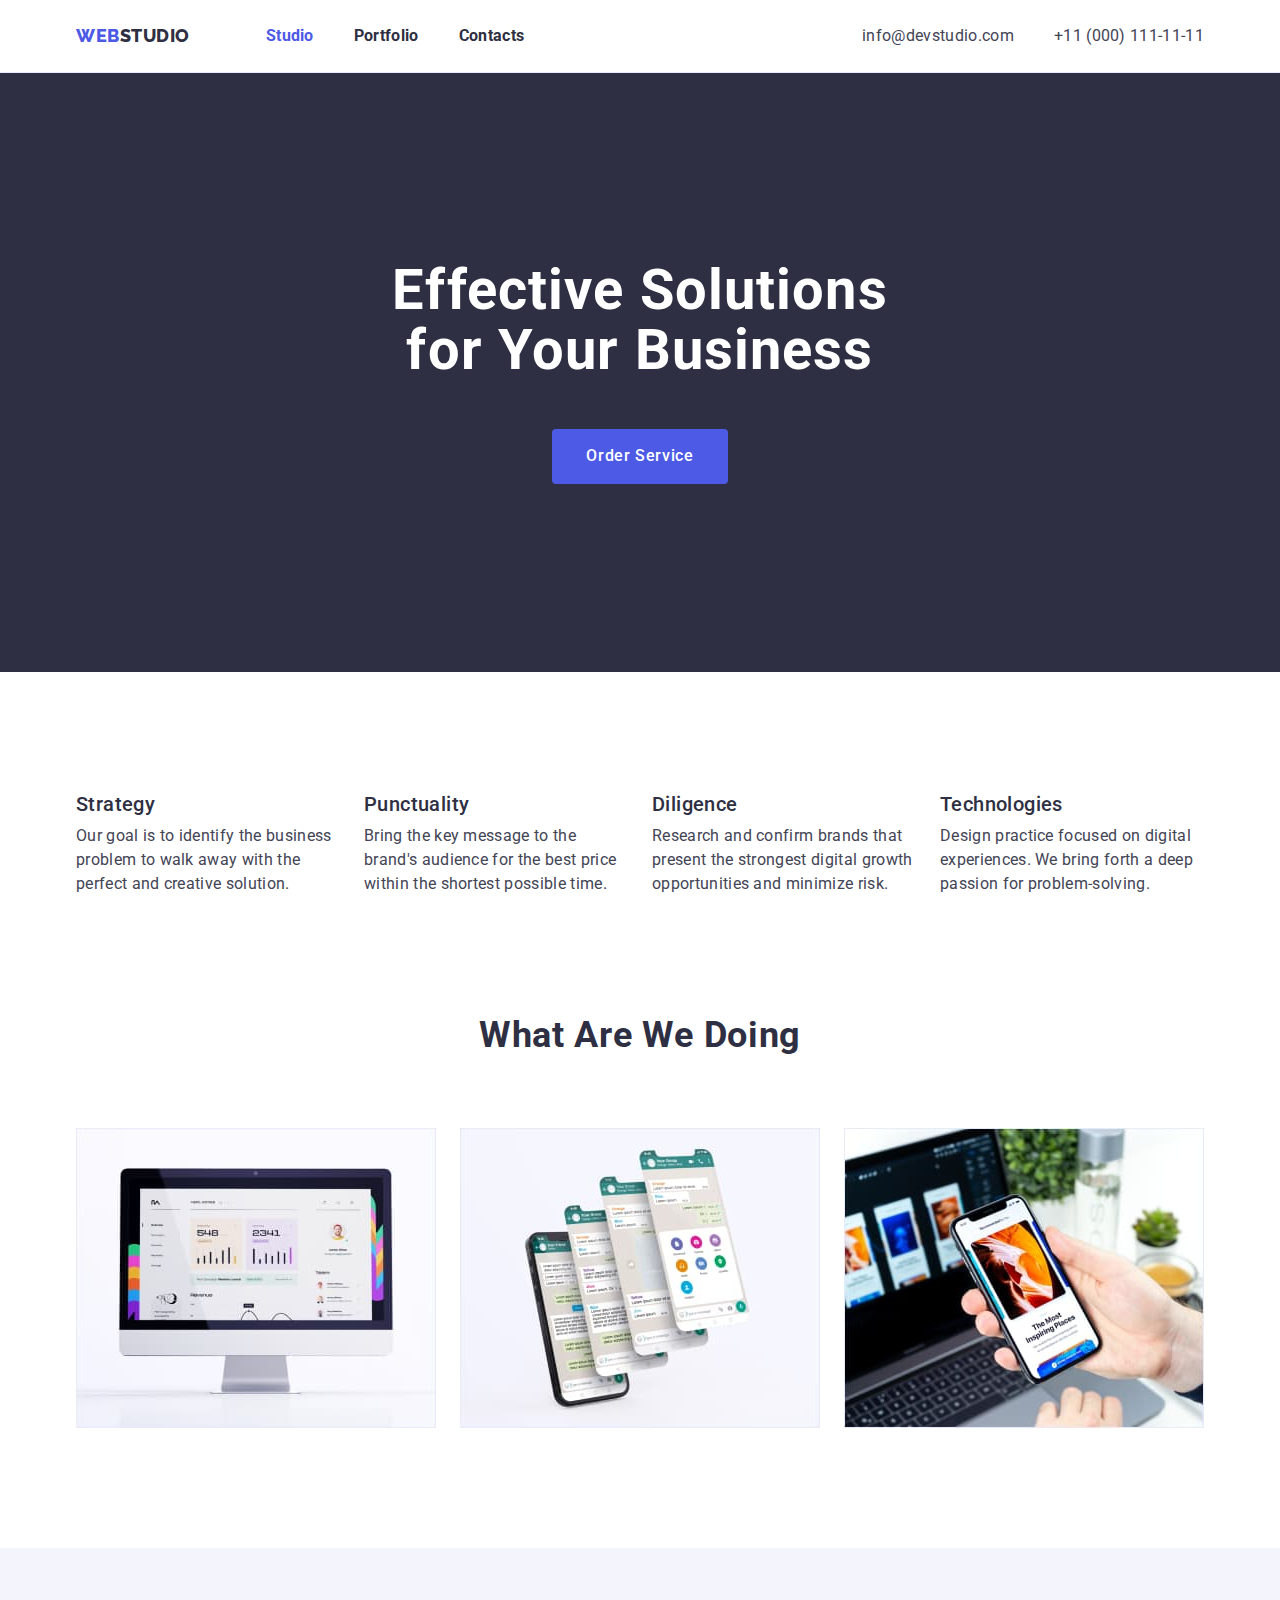
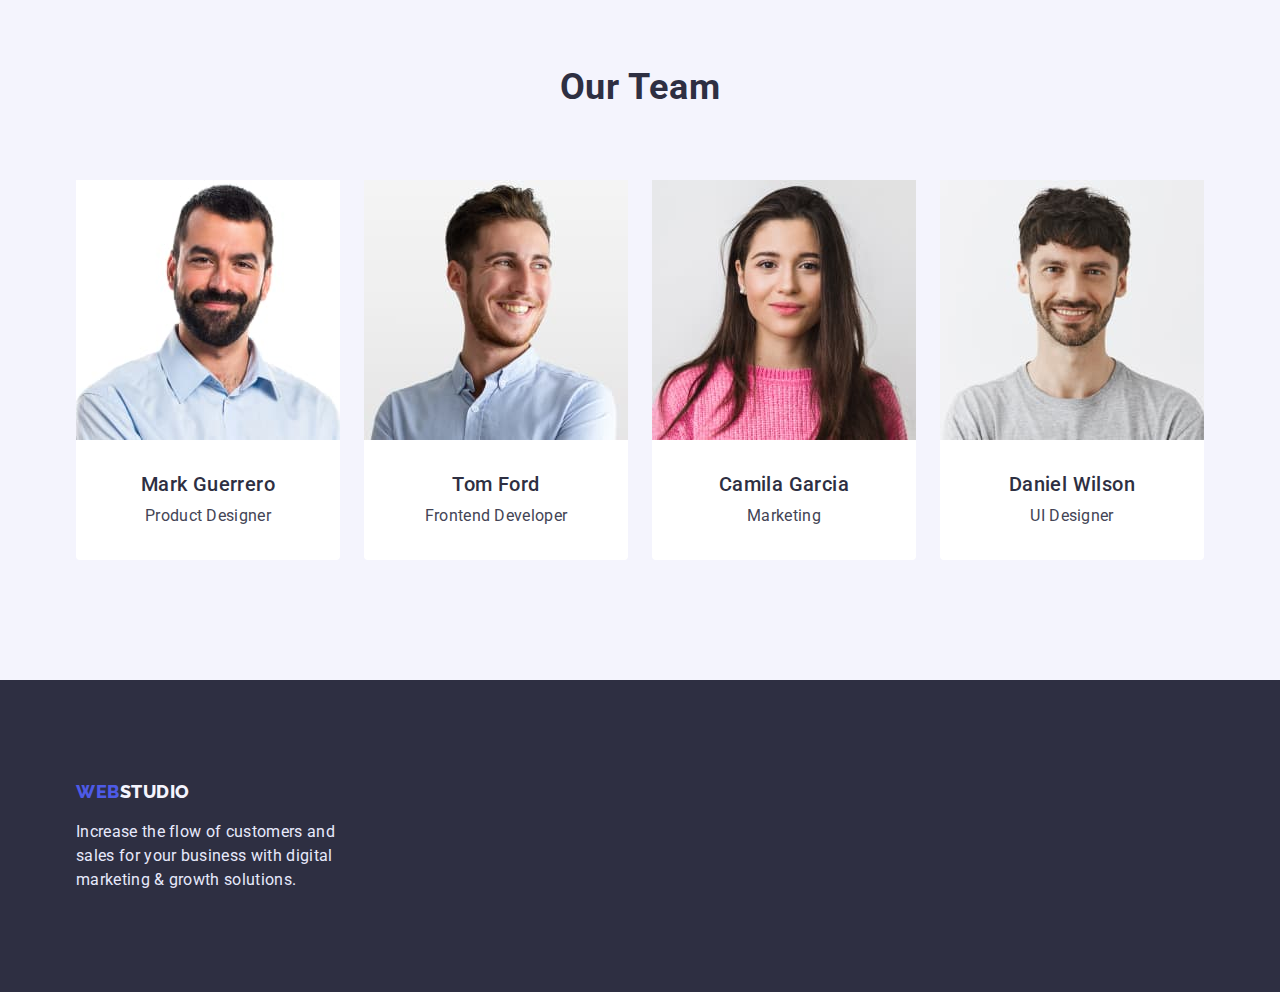
<file: index.html>
<!DOCTYPE html>
<html lang="en">
  <head>
    <meta charset="UTF-8" />
    <meta http-equiv="X-UA-Compatible" content="IE=edge" />
    <meta name="viewport" content="width=device-width, initial-scale=1.0" />
    <title>Web Studio</title>
    <link rel="preconnect" href="https://fonts.googleapis.com" />
    <link rel="preconnect" href="https://fonts.gstatic.com" crossorigin />
    <link
      href="https://fonts.googleapis.com/css2?family=Raleway:wght@800&family=Roboto:wght@400;500;700;900&display=swap"
      rel="stylesheet"
    />
    <link
      rel="stylesheet"
      href="https://cdnjs.cloudflare.com/ajax/libs/modern-normalize/1.1.0/modern-normalize.css"
    />
    <link rel="stylesheet" href="./css/style.css" />
  </head>

  <body>
    <header class="header">
      <div class="conteiner">
        <nav class="header-navigation">
          <a href="./index.html" class="header-logo">
            Web<span class="logo-header">Studio </span>
          </a>
          <ul class="header-list list">
            <li class="header-item">
              <a href="./index.html" class="header-link current">Studio</a>
            </li>
            <li class="header-item">
              <a href="./portfolio.html" class="header-link">Portfolio</a>
            </li>
            <li class="header-item">
              <a href="" class="header-link">Contacts</a>
            </li>
          </ul>
        </nav>
        <ul class="header-contacts list">
          <li class="header-contact">
            <a href="mailto:info@devstudio.com" class="header-mail">
              info@devstudio.com
            </a>
          </li>
          <li class="header-contact">
            <a href="tel:+11(000)1111111" class="header-tel">
              +11 (000) 111-11-11
            </a>
          </li>
        </ul>
      </div>
    </header>
    <main>
      <section class="heading section">
        <div class="conteiner">
          <h1 class="heading-title">Effective Solutions for Your Business</h1>
          <button type="button" class="heading-btn">Order Service</button>
        </div>
      </section>
      <section class="advice section">
        <div class="conteiner">
          <h2 hidden class="advice-title">We advice</h2>
          <ul class="advice-list list">
            <li class="advice-item">
              <h3 class="advice-subtitle">Strategy</h3>
              <p class="advice-text">
                Our goal is to identify the business problem to walk away with
                the perfect and creative solution.
              </p>
            </li>
            <li class="advice-item">
              <h3 class="advice-subtitle">Punctuality</h3>
              <p class="advice-text">
                Bring the key message to the brand's audience for the best price
                within the shortest possible time.
              </p>
            </li>
            <li class="advice-item">
              <h3 class="advice-subtitle">Diligence</h3>
              <p class="advice-text">
                Research and confirm brands that present the strongest digital
                growth opportunities and minimize risk.
              </p>
            </li>
            <li class="advice-item">
              <h3 class="advice-subtitle">Technologies</h3>
              <p class="advice-text">
                Design practice focused on digital experiences. We bring forth a
                deep passion for problem-solving.
              </p>
            </li>
          </ul>
        </div>
      </section>
      <section class="product section">
        <div class="conteiner">
          <h2 class="product-title">What are we doing</h2>
          <ul class="product-list list">
            <li class="product-item">
              <img
                src="./image/product/product1.jpg"
                alt="product"
                width="360"
                height="300"
                class="product-img"
              />
            </li>
            <li class="product-item">
              <img
                src="./image/product/product2.jpg"
                alt="product"
                width="360"
                height="300"
                class="product-img"
              />
            </li>
            <li class="product-item">
              <img
                src="./image/product/product3.jpg"
                alt="product"
                width="360"
                height="300"
                class="product-img"
              />
            </li>
          </ul>
        </div>
      </section>
      <section class="team section">
        <div class="conteiner">
          <h2 class="team-title">Our Team</h2>
          <ul class="team-list list">
            <li class="team-item">
              <img
                src="./image/team/Mark-Guerrero.jpg"
                alt="team member"
                width="264"
                height="260"
                class="team-img"
              />
              <div class="card-thumb">
                <h3 class="team-subtitle">Mark Guerrero</h3>
                <p class="team-text">Product Designer</p>
              </div>
            </li>
            <li class="team-item">
              <img
                src="./image/team/Tom-Ford.jpg"
                alt="team member"
                width="264"
                height="260"
                class="team-img"
              />
              <div class="card-thumb">
                <h3 class="team-subtitle">Tom Ford</h3>
                <p class="team-text">Frontend Developer</p>
              </div>
            </li>
            <li class="team-item">
              <img
                src="./image/team/Camila-Garcia.jpg"
                alt="team member"
                width="264"
                height="260"
                class="team-img"
              />
              <div class="card-thumb">
                <h3 class="team-subtitle">Camila Garcia</h3>
                <p class="team-text">Marketing</p>
              </div>
            </li>
            <li class="team-item">
              <img
                src="./image/team/Daniel-Wilson.jpg"
                alt="team member"
                width="264"
                height="260"
                class="team-img"
              />
              <div class="card-thumb">
                <h3 class="team-subtitle">Daniel Wilson</h3>
                <p class="team-text">UI Designer</p>
              </div>
            </li>
          </ul>
        </div>
      </section>
    </main>
    <footer class="footer">
      <div class="conteiner">
        <a href="./index.html" class="footer-logo">
          Web<span class="logo-footer">Studio </span>
        </a>
        <p class="footer-text">
          Increase the flow of customers and sales for your business with
          digital marketing & growth solutions.
        </p>
      </div>
    </footer>
  </body>
</html>
</file>
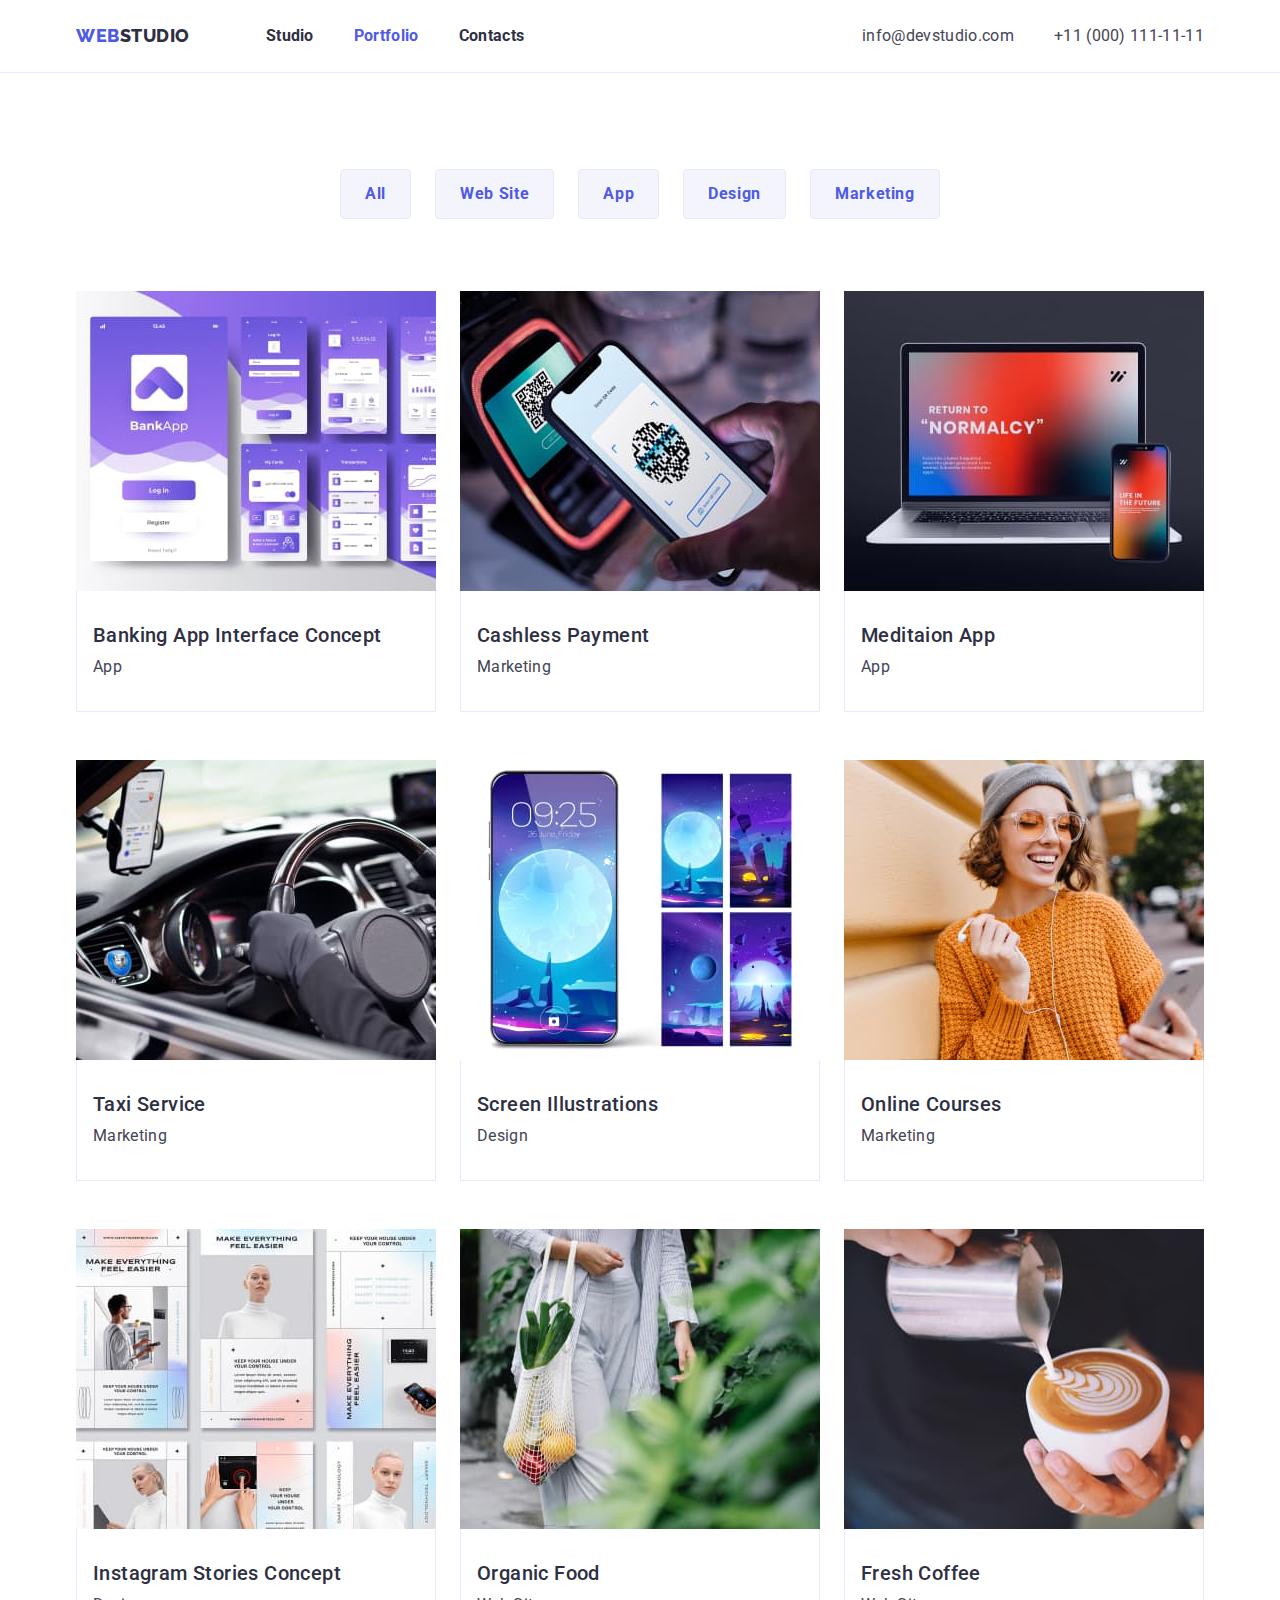
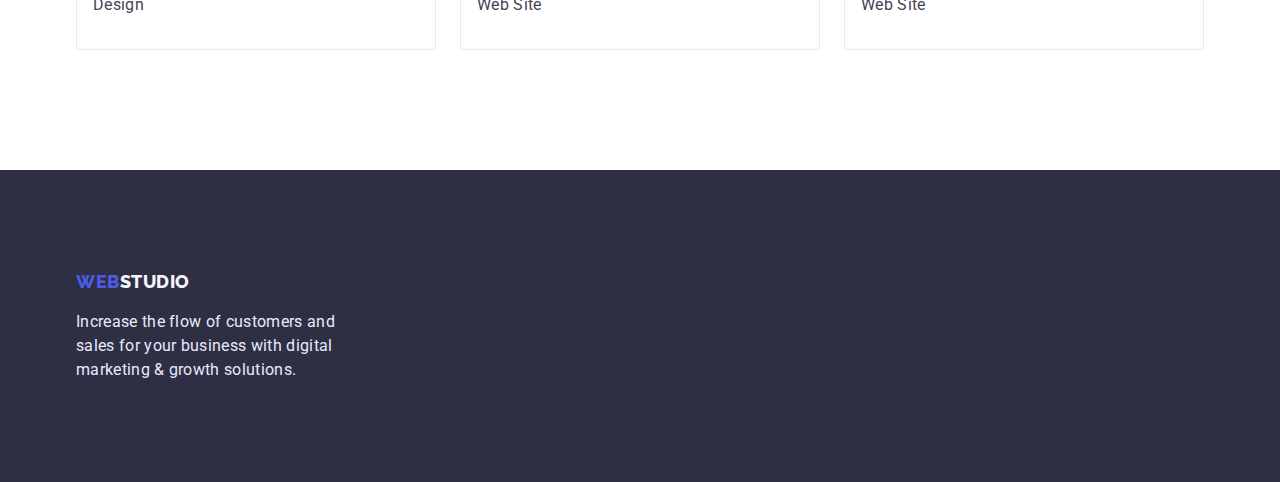
<file: portfolio.html>
<!DOCTYPE html>
<html lang="en">
  <head>
    <meta charset="UTF-8" />
    <meta http-equiv="X-UA-Compatible" content="IE=edge" />
    <meta name="viewport" content="width=device-width, initial-scale=1.0" />
    <title>Web Studio</title>
    <link rel="preconnect" href="https://fonts.googleapis.com" />
    <link rel="preconnect" href="https://fonts.gstatic.com" crossorigin />
    <link
      href="https://fonts.googleapis.com/css2?family=Raleway:wght@800&family=Roboto:wght@400;500;700;900&display=swap"
      rel="stylesheet"
    />
    <link
      rel="stylesheet"
      href="https://cdnjs.cloudflare.com/ajax/libs/modern-normalize/1.1.0/modern-normalize.css"
    />
    <link rel="stylesheet" href="./css/style.css" />
  </head>

  <body>
    <header class="header">
      <div class="conteiner">
        <nav class="header-navigation">
          <a href="./index.html" class="header-logo">
            Web<span class="logo-header">Studio </span>
          </a>
          <ul class="header-list list">
            <li class="header-item">
              <a href="./index.html" class="header-link">Studio</a>
            </li>
            <li class="header-item">
              <a href="./portfolio.html" class="header-link current"
                >Portfolio</a
              >
            </li>
            <li class="header-item">
              <a href="" class="header-link">Contacts</a>
            </li>
          </ul>
        </nav>
        <ul class="header-contacts list">
          <li class="header-contact">
            <a href="mailto:info@devstudio.com" class="header-mail">
              info@devstudio.com
            </a>
          </li>
          <li class="header-contact">
            <a href="tel:+11(000)1111111" class="header-tel">
              +11 (000) 111-11-11
            </a>
          </li>
        </ul>
      </div>
    </header>
    <main>
      <section class="portfolio">
        <div class="conteiner">
          <h1 hidden class="potfolio-title">Portfolio</h1>
          <ul class="portfolio-list-btn list">
            <li class="portfolio-item-btn">
              <button type="button" class="portfolio-btn">All</button>
            </li>
            <li class="portfolio-item-btn">
              <button type="button" class="portfolio-btn">Web Site</button>
            </li>
            <li class="portfolio-item-btn">
              <button type="button" class="portfolio-btn">App</button>
            </li>
            <li class="portfolio-item-btn">
              <button type="button" class="portfolio-btn">Design</button>
            </li>
            <li class="portfolio-item-btn">
              <button type="button" class="portfolio-btn">Marketing</button>
            </li>
          </ul>
          <ul class="portfolio-list list">
            <li class="portfolio-item">
              <img
                src="./image/portfolio/portfolio-img1.jpg"
                alt="image portfolio"
                width="360"
                height="300"
                class="portfolio-img"
              />
              <div class="card-thumb">
                <h2 class="portfolio-subtitle">
                  Banking App Interface Concept
                </h2>
                <p class="portfolio-desc">App</p>
              </div>
            </li>
            <li class="portfolio-item">
              <img
                src="./image/portfolio/portfolio-img2.jpg"
                alt="image portfolio"
                width="360"
                height="300"
                class="portfolio-img"
              />
              <div class="card-thumb">
                <h2 class="portfolio-subtitle">Cashless Payment</h2>
                <p class="portfolio-desc">Marketing</p>
              </div>
            </li>
            <li class="portfolio-item">
              <img
                src="./image/portfolio/portfolio-img3.jpg"
                alt="image portfolio"
                width="360"
                height="300"
                class="portfolio-img"
              />
              <div class="card-thumb">
                <h2 class="portfolio-subtitle">Meditaion App</h2>
                <p class="portfolio-desc">App</p>
              </div>
            </li>
            <li class="portfolio-item">
              <img
                src="./image/portfolio/portfolio-img4.jpg"
                alt="image portfolio"
                width="360"
                height="300"
                class="portfolio-img"
              />
              <div class="card-thumb">
                <h2 class="portfolio-subtitle">Taxi Service</h2>
                <p class="portfolio-desc">Marketing</p>
              </div>
            </li>
            <li class="portfolio-item">
              <img
                src="./image/portfolio/portfolio-img5.jpg"
                alt="image portfolio"
                width="360"
                height="300"
                class="portfolio-img"
              />
              <div class="card-thumb">
                <h2 class="portfolio-subtitle">Screen Illustrations</h2>
                <p class="portfolio-desc">Design</p>
              </div>
            </li>
            <li class="portfolio-item">
              <img
                src="./image/portfolio/portfolio-img6.jpg"
                alt="image portfolio"
                width="360"
                height="300"
                class="portfolio-img"
              />
              <div class="card-thumb">
                <h2 class="portfolio-subtitle">Online Courses</h2>
                <p class="portfolio-desc">Marketing</p>
              </div>
            </li>
            <li class="portfolio-item">
              <img
                src="./image/portfolio/portfolio-img7.jpg"
                alt="image portfolio"
                width="360"
                height="300"
                class="portfolio-img"
              />
              <div class="card-thumb">
                <h2 class="portfolio-subtitle">Instagram Stories Concept</h2>
                <p class="portfolio-desc">Design</p>
              </div>
            </li>
            <li class="portfolio-item">
              <img
                src="./image/portfolio/portfolio-img8.jpg"
                alt="image portfolio"
                width="360"
                height="300"
                class="portfolio-img"
              />
              <div class="card-thumb">
                <h2 class="portfolio-subtitle">Organic Food</h2>
                <p class="portfolio-desc">Web Site</p>
              </div>
            </li>
            <li class="portfolio-item">
              <img
                src="./image/portfolio/portfolio-img9.jpg"
                alt="image portfolio"
                width="360"
                height="300"
                class="portfolio-img"
              />
              <div class="card-thumb">
                <h2 class="portfolio-subtitle">Fresh Coffee</h2>
                <p class="portfolio-desc">Web Site</p>
              </div>
            </li>
          </ul>
        </div>
      </section>
    </main>
    <footer class="footer">
      <div class="conteiner">
        <a href="./index.html" class="footer-logo">
          Web<span class="logo-footer">Studio </span>
        </a>
        <p class="footer-text">
          Increase the flow of customers and sales for your business with
          digital marketing & growth solutions.
        </p>
      </div>
    </footer>
  </body>
</html>
</file>
<file: css/style.css>
:root {
  --text-color: #434455;
  --text-color-footer: #e7e9fc;
  --text-color-blue: #4d5ae5;
  --text-color-white: #ffffff;
  --background-blue: #2e2f42;
  --background-section-team: #f4f4fd;
  --font-weigth-logo: 800;
  --font-weight-subtitle: 500;
}

body {
  font-family: "Roboto", sans-serif;
  color: #2e2f42;
}

p,
h1,
h2,
h3,
h4,
h5,
h6 {
  margin: 0;
}

ul,
ol {
  margin: 0;
  padding-left: 0;
}

img {
  display: block;
  max-width: 100%;
}

.list {
  list-style: none;
}

.header-logo,
.footer-logo,
.header-link,
.header-mail,
.header-tel {
  text-decoration: none;
}

.conteiner {
  width: 1158px;
  padding-left: 15px;
  padding-right: 15px;
  margin: 0 auto;
}

.section {
  padding-top: 120px;
  padding-bottom: 120px;
}

.heading.section {
  padding-top: 188px;
  padding-bottom: 188px;
}

.product.section {
  padding-top: 0;
}

/*----------  studio page ----------*/

/*----------  header ----------*/
.header {
  border-bottom: 1px solid #e7e9fc;
}

.header > .conteiner {
  display: flex;
}

.header-navigation {
  display: flex;
  align-items: center;
}

.header-logo {
  margin-right: 76px;

  font-family: "Raleway", sans-serif;
  font-weight: var(--font-weigth-logo);
  font-size: 18px;
  line-height: 1.33;
  letter-spacing: 0.03em;
  text-transform: uppercase;
  color: #4d5ae5;
}

.logo-header {
  font-family: "Raleway", sans-serif;
  font-weight: var(--font-weigth-logo);
  font-size: 18px;
  line-height: 1.33;
  letter-spacing: 0.03em;
  text-transform: uppercase;
  color: #2e2f42;
}

.header-list {
  display: flex;
  gap: 40px;
}

.header-link {
  display: block;
  padding-top: 24px;
  padding-bottom: 24px;

  font-weight: 700;
  font-size: 16px;
  line-height: 1.5;
  letter-spacing: 0.02em;
  color: inherit;
}

.header-link.current {
  color: var(--text-color-blue);
}

.header-contacts {
  display: flex;
  margin-left: auto;
  gap: 40px;
  align-items: center;
}

.header-mail,
.header-tel {
  font-style: normal;
  font-size: 16px;
  line-height: 1.5;
  letter-spacing: 0.02em;
  color: var(--text-color);
}

.header-link:focus,
.header-link:hover,
.header-tel:focus,
.header-tel:hover,
.header-mail:focus,
.header-mail:hover {
  color: var(--text-color-blue);
}

/*----------  section heading ----------*/

.heading {
  background: var(--background-blue);
  text-align: center;
}

.heading-title {
  margin-bottom: 48px;
  width: 496px;
  margin-right: auto;
  margin-left: auto;

  font-size: 56px;
  line-height: 1.07;
  letter-spacing: 0.02em;
  color: var(--text-color-white);
}

.heading-btn {
  padding: 16px 32px;
  border-color: transparent;
  border-radius: 4px;

  font-family: inherit;
  font-weight: 500;
  font-size: 16px;
  line-height: 1.18;
  letter-spacing: 0.04em;
  color: var(--text-color-white);
  background: #4d5ae5;
}

.heading-btn:focus,
.heading-btn:hover {
  background-color: #404bbf;
}

/*----------  section advice ----------*/
.advice-list {
  display: flex;
  gap: 24px;
}

.advice-item {
  width: calc((100% - 72px) / 4);
}

.advice-subtitle {
  margin-bottom: 8px;

  font-weight: var(--font-weight-subtitle);
  font-size: 20px;
  line-height: 1.2;
  letter-spacing: 0.02em;
}

.advice-text {
  font-size: 16px;
  line-height: 1.5;
  letter-spacing: 0.02em;
  color: var(--text-color);
}

/*----------  section product ----------*/

.product-title {
  margin-bottom: 72px;

  font-size: 36px;
  line-height: 1.11;
  text-align: center;
  letter-spacing: 0.02em;
  text-transform: capitalize;
}

.product-list {
  display: flex;
  gap: 24px;
}

.product-item {
  width: calc((100% - 48px) / 3);
}

/*----------  section team ----------*/

.team {
  background-color: var(--background-section-team);
}

.team-title {
  margin-bottom: 72px;

  font-size: 36px;
  line-height: 1.11;
  text-align: center;
  letter-spacing: 0.02em;
  text-transform: capitalize;
}

.team-list {
  display: flex;
  gap: 24px;
}

.team-item {
  width: calc((100% - 72px) / 4);
  border-radius: 0px 0px 4px 4px;

  background-color: #ffffff;
}

.team-item > .card-thumb {
  padding-top: 32px;
  padding-bottom: 32px;
}

.team-subtitle {
  margin-bottom: 8px;

  font-weight: var(--font-weight-subtitle);
  font-size: 20px;
  line-height: 1.2;
  text-align: center;
  letter-spacing: 0.02em;
}

.team-text {
  font-size: 16px;
  line-height: 1.5;
  text-align: center;
  letter-spacing: 0.02em;
  color: var(--text-color);
}

/*----------  footer ----------*/

.footer {
  background: var(--background-blue);
  padding-top: 100px;
  padding-bottom: 100px;
}

.footer-logo {
  display: inline-block;
  margin-bottom: 16px;

  font-family: "Raleway", sans-serif;
  font-weight: var(--font-weigth-logo);
  font-size: 18px;
  line-height: 1.33;
  letter-spacing: 0.03em;
  text-transform: uppercase;
  color: #4d5ae5;
}

.logo-footer {
  font-family: "Raleway", sans-serif;
  font-weight: var(--font-weigth-logo);
  font-size: 18px;
  line-height: 1.33;
  letter-spacing: 0.03em;
  text-transform: uppercase;
  color: #f4f4fd;
}

.footer-text {
  max-width: 264px;

  font-size: 16px;
  line-height: 1.5;
  letter-spacing: 0.02em;
  color: var(--text-color-footer);
}

/*----------  portfolio page ----------*/
.portfolio {
  padding-top: 96px;
  padding-bottom: 120px;
}

.portfolio-btn {
  min-width: 69px;
  padding: 12px 24px;
  border: 1px solid #e7e9fc;
  border-radius: 4px;

  font-family: inherit;
  font-weight: 700;
  font-size: 16px;
  line-height: 1.5;
  letter-spacing: 0.04em;
  color: #4d5ae5;
  background-color: #f4f4fd;
}

.portfolio-btn:hover,
.portfolio-btn:focus,
.portfolio-btn:active {
  background-color: #404bbf;
  color: #ffffff;
}

.portfolio-list-btn {
  display: flex;
  margin-bottom: 72px;
  justify-content: center;
  gap: 24px;
}

.portfolio-list {
  display: flex;
  flex-wrap: wrap;
  gap: 48px 24px;
}

.portfolio-item {
  width: calc((100% - 48px) / 3);
  overflow: hidden;

  background: #ffffff;
}

.portfolio-item > .card-thumb {
  border: 1px solid #e7e9fc;
  border-top: 0;
  padding: 32px 16px;
}

.portfolio-subtitle {
  margin-bottom: 8px;

  font-weight: var(--font-weight-subtitle);
  font-size: 20px;
  line-height: 1.2;
  letter-spacing: 0.02em;
}

.portfolio-desc {
  font-size: 16px;
  line-height: 1.5;
  letter-spacing: 0.02em;
  color: var(--text-color);
}
</file>
